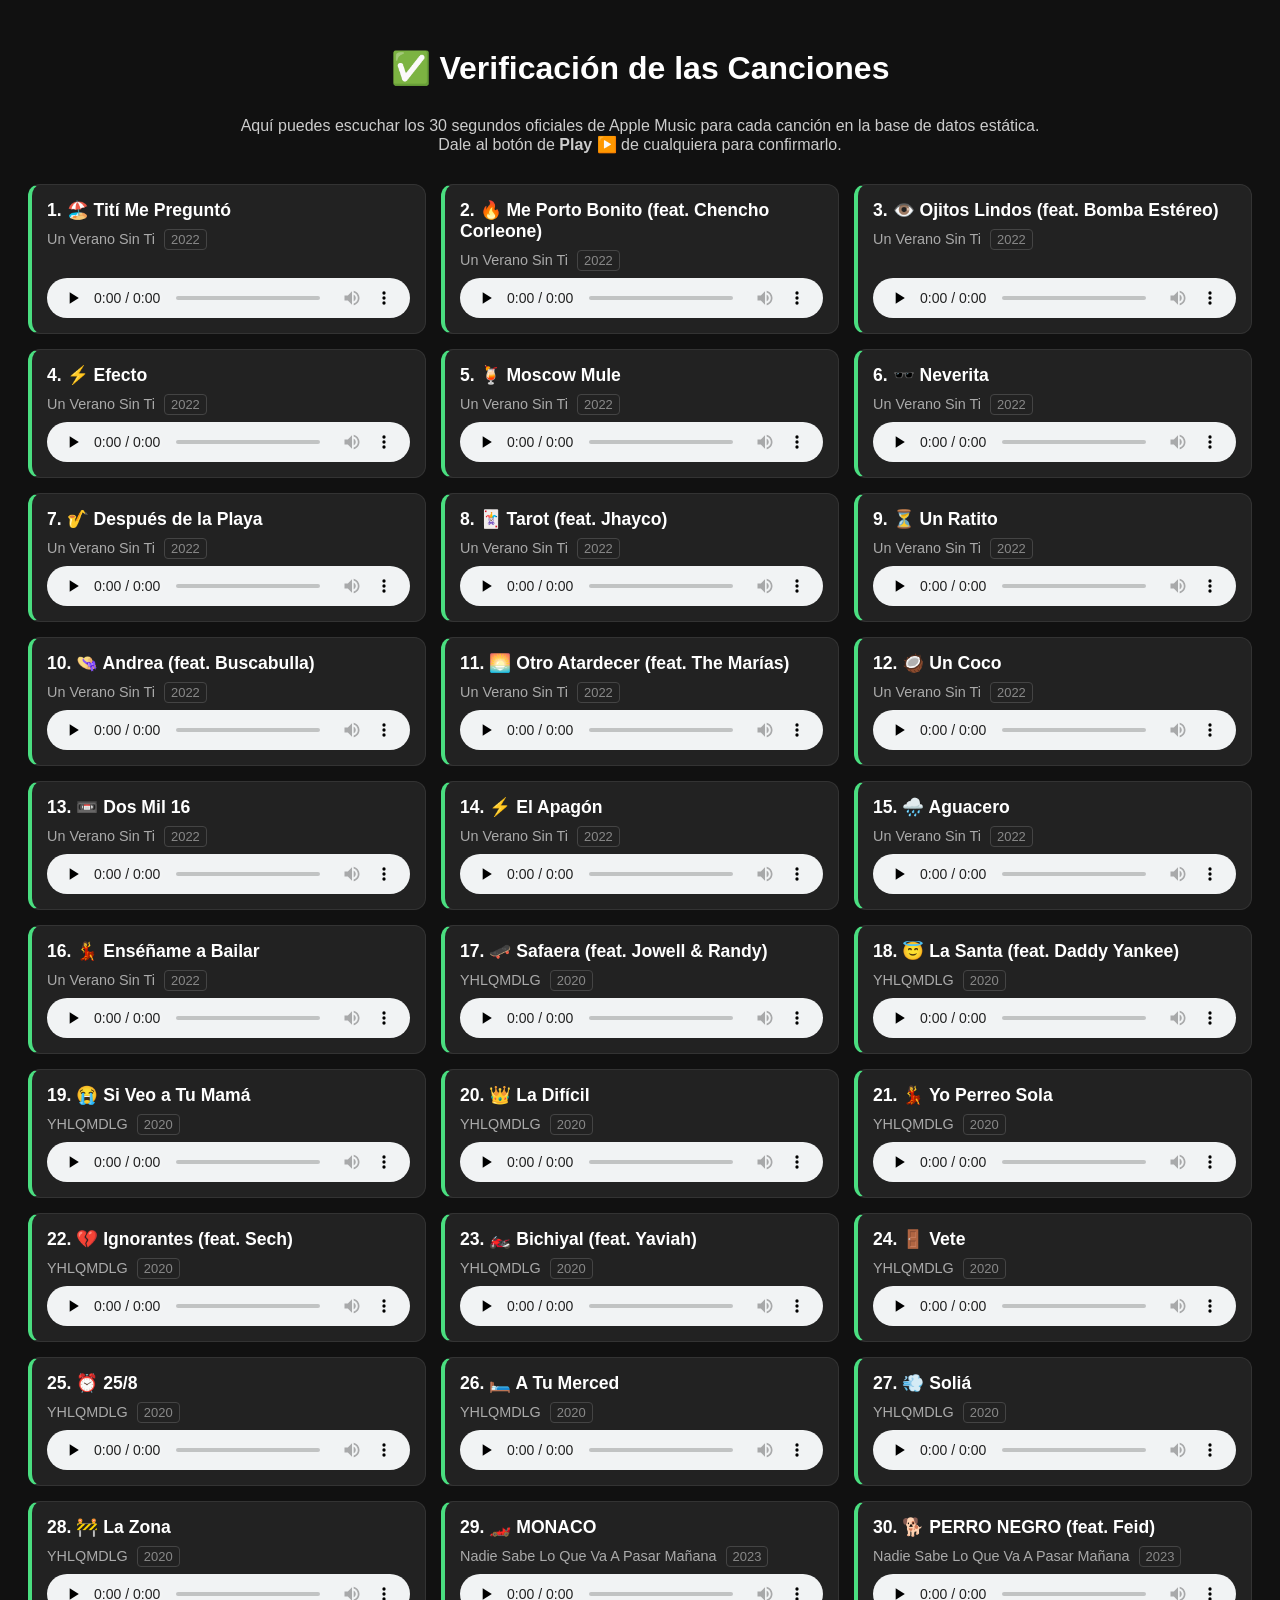
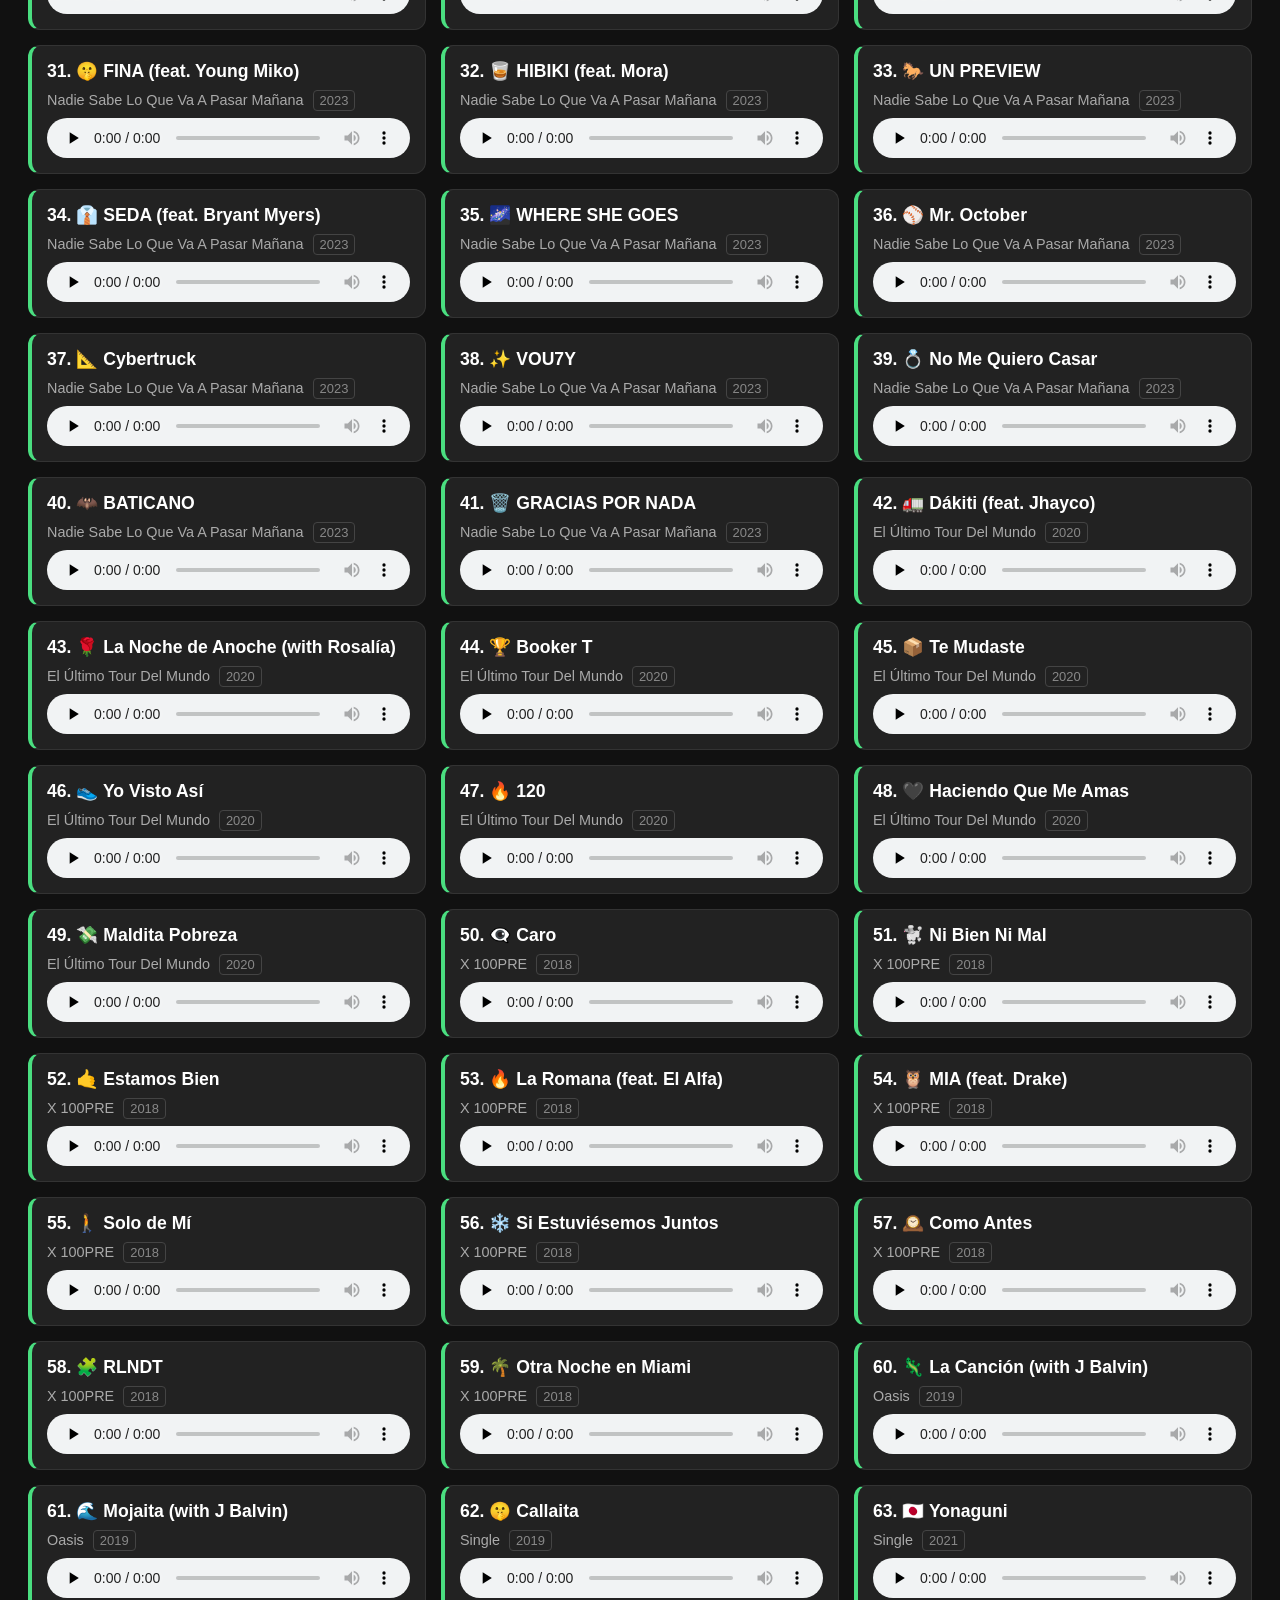
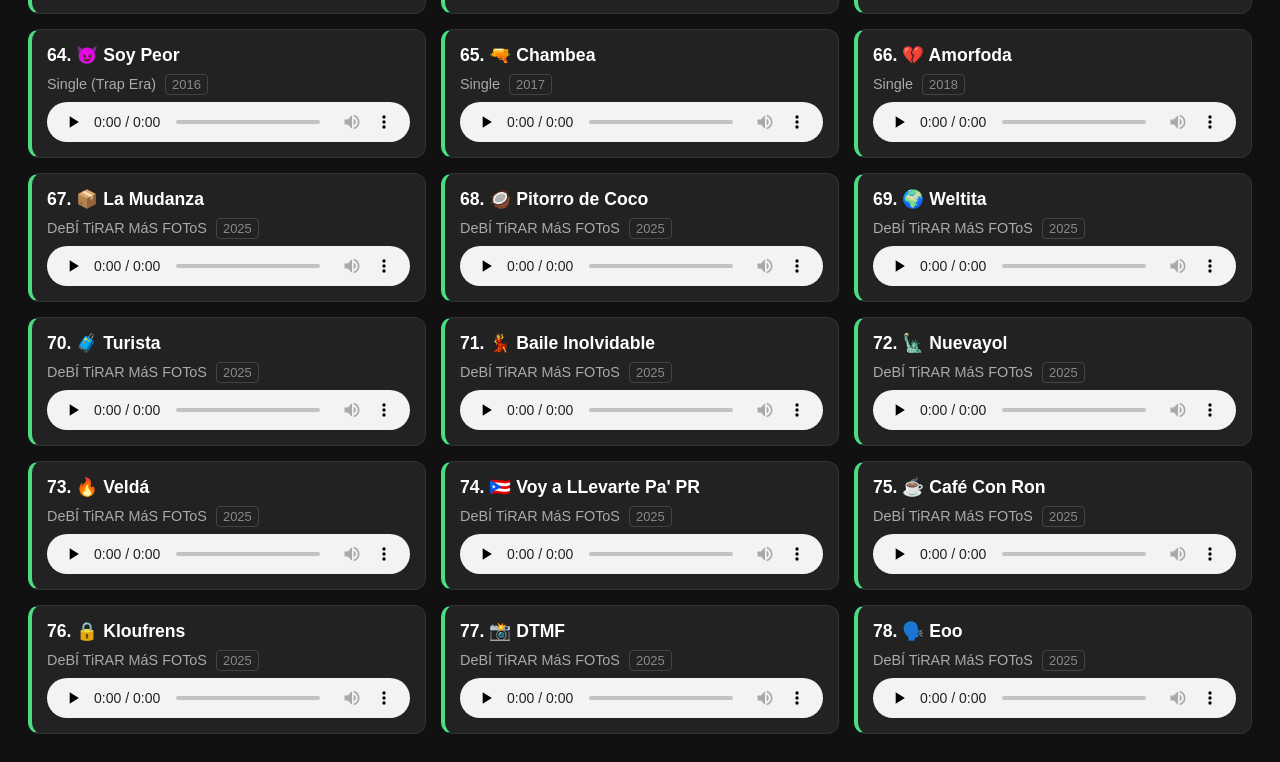
<file: verify.html>
<!DOCTYPE html>
<html lang="es">
<head>
  <meta charset="UTF-8">
  <title>Verificar Audios - La Copa Conejo</title>
  <style>
    body { font-family: 'Outfit', sans-serif; background: #111; color: white; padding: 20px; }
    h1 { text-align: center; margin-bottom: 30px; }
    .grid { display: grid; grid-template-columns: repeat(auto-fill, minmax(300px, 1fr)); gap: 15px; }
    .card { background: #222; border-radius: 12px; padding: 15px; border: 1px solid #333; display: flex; flex-direction: column; gap: 10px; }
    .title { font-weight: bold; font-size: 1.1em; }
    .album { font-size: 0.9em; color: #aaa; }
    audio { width: 100%; height: 40px; margin-top: auto; }
    .success { border-left: 4px solid #4ade80; }
    .error { border-left: 4px solid #f87171; }
  </style>
</head>
<body>
  <h1>✅ Verificación de las Canciones</h1>
  <p style="text-align:center; color:#ccc; margin-bottom:30px;">
    Aquí puedes escuchar los 30 segundos oficiales de Apple Music para cada canción en la base de datos estática.<br>
    Dale al botón de <strong>Play ▶️</strong> de cualquiera para confirmarlo.
  </p>

  <div class="grid" id="songs-container"></div>

  <script>
    const SONGS_DATABASE = [
  {
    id: "titi-me-pregunto",
    title: "Tití Me Preguntó",
    album: "Un Verano Sin Ti",
    year: 2022,
    theme: "uvst",
    emoji: "🏖️",
    previewUrl: "https://audio-ssl.itunes.apple.com/itunes-assets/AudioPreview211/v4/ee/c1/61/eec16130-2d09-e5a6-891e-21178c56436a/mzaf_507894679185476986.plus.aac.p.m4a"
  },
  {
    id: "me-porto-bonito",
    title: "Me Porto Bonito (feat. Chencho Corleone)",
    album: "Un Verano Sin Ti",
    year: 2022,
    theme: "uvst",
    emoji: "🔥",
    previewUrl: "https://audio-ssl.itunes.apple.com/itunes-assets/AudioPreview221/v4/9a/84/a2/9a84a2ea-eb19-12e2-2aaf-627fdee22545/mzaf_17649029454870883985.plus.aac.p.m4a"
  },
  {
    id: "ojitos-lindos",
    title: "Ojitos Lindos (feat. Bomba Estéreo)",
    album: "Un Verano Sin Ti",
    year: 2022,
    theme: "uvst",
    emoji: "👁️",
    previewUrl: "https://audio-ssl.itunes.apple.com/itunes-assets/AudioPreview221/v4/72/ae/81/72ae81c2-4ef3-b998-40b6-563c0609509f/mzaf_12868850384306577273.plus.aac.p.m4a"
  },
  {
    id: "efecto",
    title: "Efecto",
    album: "Un Verano Sin Ti",
    year: 2022,
    theme: "uvst",
    emoji: "⚡",
    previewUrl: "https://audio-ssl.itunes.apple.com/itunes-assets/AudioPreview211/v4/4e/ec/7b/4eec7bd9-982c-bb39-4acb-77d724502e8a/mzaf_9582878707075648609.plus.aac.p.m4a"
  },
  {
    id: "moscow-mule",
    title: "Moscow Mule",
    album: "Un Verano Sin Ti",
    year: 2022,
    theme: "uvst",
    emoji: "🍹",
    previewUrl: "https://audio-ssl.itunes.apple.com/itunes-assets/AudioPreview211/v4/9b/3a/85/9b3a85d7-3544-0a83-76cf-18dd022e143b/mzaf_2334221945359492587.plus.aac.p.m4a"
  },
  {
    id: "neverita",
    title: "Neverita",
    album: "Un Verano Sin Ti",
    year: 2022,
    theme: "uvst",
    emoji: "🕶️",
    previewUrl: "https://audio-ssl.itunes.apple.com/itunes-assets/AudioPreview211/v4/23/26/dd/2326dd0b-f117-306c-8454-be8934ffb402/mzaf_18297346266039659444.plus.aac.p.m4a"
  },
  {
    id: "despues-de-la-playa",
    title: "Después de la Playa",
    album: "Un Verano Sin Ti",
    year: 2022,
    theme: "uvst",
    emoji: "🎷",
    previewUrl: "https://audio-ssl.itunes.apple.com/itunes-assets/AudioPreview221/v4/f6/c6/a0/f6c6a092-1690-3328-907d-280a8ba6adac/mzaf_4195200870757777362.plus.aac.p.m4a"
  },
  {
    id: "tarot",
    title: "Tarot (feat. Jhayco)",
    album: "Un Verano Sin Ti",
    year: 2022,
    theme: "uvst",
    emoji: "🃏",
    previewUrl: "https://audio-ssl.itunes.apple.com/itunes-assets/AudioPreview221/v4/93/23/dd/9323ddbb-4a2c-249b-9e39-88703c567f41/mzaf_12486720115800977792.plus.aac.p.m4a"
  },
  {
    id: "un-ratito",
    title: "Un Ratito",
    album: "Un Verano Sin Ti",
    year: 2022,
    theme: "uvst",
    emoji: "⏳",
    previewUrl: "https://audio-ssl.itunes.apple.com/itunes-assets/AudioPreview211/v4/43/b5/bc/43b5bce5-570b-785a-689b-93cd9a54dc66/mzaf_15429211941515184697.plus.aac.p.m4a"
  },
  {
    id: "andrea",
    title: "Andrea (feat. Buscabulla)",
    album: "Un Verano Sin Ti",
    year: 2022,
    theme: "uvst",
    emoji: "👒",
    previewUrl: "https://audio-ssl.itunes.apple.com/itunes-assets/AudioPreview211/v4/05/a6/31/05a631fa-1b1b-34da-8142-d52aeb58eebf/mzaf_13202829663887568334.plus.aac.p.m4a"
  },
  {
    id: "otro-atardecer",
    title: "Otro Atardecer (feat. The Marías)",
    album: "Un Verano Sin Ti",
    year: 2022,
    theme: "uvst",
    emoji: "🌅",
    previewUrl: "https://audio-ssl.itunes.apple.com/itunes-assets/AudioPreview211/v4/3e/5f/85/3e5f858c-d5e2-76d2-f093-6e3e738b15af/mzaf_11064066927076408850.plus.aac.p.m4a"
  },
  {
    id: "un-coco",
    title: "Un Coco",
    album: "Un Verano Sin Ti",
    year: 2022,
    theme: "uvst",
    emoji: "🥥",
    previewUrl: "https://audio-ssl.itunes.apple.com/itunes-assets/AudioPreview221/v4/23/fe/3c/23fe3c8e-f711-f1aa-09a7-0ee6d722ce0b/mzaf_12118970714648286716.plus.aac.p.m4a"
  },
  {
    id: "dos-mil-16",
    title: "Dos Mil 16",
    album: "Un Verano Sin Ti",
    year: 2022,
    theme: "uvst",
    emoji: "📼",
    previewUrl: "https://audio-ssl.itunes.apple.com/itunes-assets/AudioPreview221/v4/2c/34/81/2c3481a8-c0a1-ce8f-760c-da9debedc7a2/mzaf_4753365874605227736.plus.aac.p.m4a"
  },
  {
    id: "el-apagon",
    title: "El Apagón",
    album: "Un Verano Sin Ti",
    year: 2022,
    theme: "uvst",
    emoji: "⚡",
    previewUrl: "https://audio-ssl.itunes.apple.com/itunes-assets/AudioPreview221/v4/88/1a/d2/881ad258-4d49-a5d0-3b35-1b318d527197/mzaf_3975222456564799946.plus.aac.p.m4a"
  },
  {
    id: "aguacero",
    title: "Aguacero",
    album: "Un Verano Sin Ti",
    year: 2022,
    theme: "uvst",
    emoji: "🌧️",
    previewUrl: "https://audio-ssl.itunes.apple.com/itunes-assets/AudioPreview221/v4/98/fa/03/98fa0366-fd41-b3ee-2307-c1a5b6f68050/mzaf_4495795716019268936.plus.aac.p.m4a"
  },
  {
    id: "ensename-a-bailar",
    title: "Enséñame a Bailar",
    album: "Un Verano Sin Ti",
    year: 2022,
    theme: "uvst",
    emoji: "💃",
    previewUrl: "https://audio-ssl.itunes.apple.com/itunes-assets/AudioPreview211/v4/d2/5c/bc/d25cbc2c-9333-e77b-116b-97aa3df37dbd/mzaf_17984155223864039749.plus.aac.p.m4a"
  },
  {
    id: "safaera",
    title: "Safaera (feat. Jowell & Randy)",
    album: "YHLQMDLG",
    year: 2020,
    theme: "yhlqmdlg",
    emoji: "🛹",
    previewUrl: "https://audio-ssl.itunes.apple.com/itunes-assets/AudioPreview221/v4/dd/ba/e3/ddbae3c9-29ea-d596-96ba-dd322272c5f6/mzaf_14005940560076990317.plus.aac.p.m4a"
  },
  {
    id: "la-santa",
    title: "La Santa (feat. Daddy Yankee)",
    album: "YHLQMDLG",
    year: 2020,
    theme: "yhlqmdlg",
    emoji: "😇",
    previewUrl: "https://audio-ssl.itunes.apple.com/itunes-assets/AudioPreview221/v4/ad/6e/c5/ad6ec577-7790-bba5-12cb-5f78c87e07f9/mzaf_4789972617466519274.plus.aac.p.m4a"
  },
  {
    id: "si-veo-a-tu-mama",
    title: "Si Veo a Tu Mamá",
    album: "YHLQMDLG",
    year: 2020,
    theme: "yhlqmdlg",
    emoji: "😭",
    previewUrl: "https://audio-ssl.itunes.apple.com/itunes-assets/AudioPreview221/v4/b3/cd/a2/b3cda27f-382a-ed21-b6b9-2d6d1d4c5bbe/mzaf_15368178672903748165.plus.aac.p.m4a"
  },
  {
    id: "la-dificil",
    title: "La Difícil",
    album: "YHLQMDLG",
    year: 2020,
    theme: "yhlqmdlg",
    emoji: "👑",
    previewUrl: "https://audio-ssl.itunes.apple.com/itunes-assets/AudioPreview221/v4/3d/bb/07/3dbb070e-7def-6973-fb9d-a2ba6e23ade2/mzaf_10872476211479128210.plus.aac.p.m4a"
  },
  {
    id: "yo-perreo-sola",
    title: "Yo Perreo Sola",
    album: "YHLQMDLG",
    year: 2020,
    theme: "yhlqmdlg",
    emoji: "💃",
    previewUrl: "https://audio-ssl.itunes.apple.com/itunes-assets/AudioPreview211/v4/dd/45/0c/dd450c77-20ac-97a8-4b6f-189de32647b5/mzaf_3088503985720431976.plus.aac.p.m4a"
  },
  {
    id: "ignorantes",
    title: "Ignorantes (feat. Sech)",
    album: "YHLQMDLG",
    year: 2020,
    theme: "yhlqmdlg",
    emoji: "💔",
    previewUrl: "https://audio-ssl.itunes.apple.com/itunes-assets/AudioPreview211/v4/e5/cd/6f/e5cd6f7a-846c-791b-6ecc-519f85fa94da/mzaf_1308995959799076230.plus.aac.p.m4a"
  },
  {
    id: "bichiyal",
    title: "Bichiyal (feat. Yaviah)",
    album: "YHLQMDLG",
    year: 2020,
    theme: "yhlqmdlg",
    emoji: "🏍️",
    previewUrl: "https://audio-ssl.itunes.apple.com/itunes-assets/AudioPreview211/v4/71/f0/fa/71f0faaa-bd26-006b-6060-6f6700bbe0fe/mzaf_1676135694668797571.plus.aac.p.m4a"
  },
  {
    id: "vete",
    title: "Vete",
    album: "YHLQMDLG",
    year: 2020,
    theme: "yhlqmdlg",
    emoji: "🚪",
    previewUrl: "https://audio-ssl.itunes.apple.com/itunes-assets/AudioPreview221/v4/9e/ed/26/9eed26a0-2242-8bb7-6232-03248ff65f38/mzaf_11531603017291507693.plus.aac.p.m4a"
  },
  {
    id: "25-8",
    title: "25/8",
    album: "YHLQMDLG",
    year: 2020,
    theme: "yhlqmdlg",
    emoji: "⏰",
    previewUrl: "https://audio-ssl.itunes.apple.com/itunes-assets/AudioPreview211/v4/9a/36/f2/9a36f259-8848-2071-4c41-4824e67a495b/mzaf_14902156511595530735.plus.aac.p.m4a"
  },
  {
    id: "a-tu-merced",
    title: "A Tu Merced",
    album: "YHLQMDLG",
    year: 2020,
    theme: "yhlqmdlg",
    emoji: "🛏️",
    previewUrl: "https://audio-ssl.itunes.apple.com/itunes-assets/AudioPreview211/v4/17/ec/ef/17eceff9-59e2-3dbc-2395-eb83903b7d03/mzaf_3226979305489942701.plus.aac.p.m4a"
  },
  {
    id: "solia",
    title: "Soliá",
    album: "YHLQMDLG",
    year: 2020,
    theme: "yhlqmdlg",
    emoji: "💨",
    previewUrl: "https://audio-ssl.itunes.apple.com/itunes-assets/AudioPreview211/v4/e9/d8/4b/e9d84bc4-48ab-cd48-4114-f72359e62d68/mzaf_6762542665764117915.plus.aac.p.m4a"
  },
  {
    id: "la-zona",
    title: "La Zona",
    album: "YHLQMDLG",
    year: 2020,
    theme: "yhlqmdlg",
    emoji: "🚧",
    previewUrl: "https://audio-ssl.itunes.apple.com/itunes-assets/AudioPreview221/v4/ab/72/1a/ab721ae7-6281-e3a7-ea65-bab65a0d20ae/mzaf_4876322880574549450.plus.aac.p.m4a"
  },
  {
    id: "monaco",
    title: "MONACO",
    album: "Nadie Sabe Lo Que Va A Pasar Mañana",
    year: 2023,
    theme: "nadiesabe",
    emoji: "🏎️",
    previewUrl: "https://audio-ssl.itunes.apple.com/itunes-assets/AudioPreview221/v4/aa/20/e1/aa20e16d-6a31-75d8-f929-b3d15402d014/mzaf_17931258878377910738.plus.aac.p.m4a"
  },
  {
    id: "perro-negro",
    title: "PERRO NEGRO (feat. Feid)",
    album: "Nadie Sabe Lo Que Va A Pasar Mañana",
    year: 2023,
    theme: "nadiesabe",
    emoji: "🐕",
    previewUrl: "https://audio-ssl.itunes.apple.com/itunes-assets/AudioPreview211/v4/7d/66/2f/7d662f25-7023-0301-f9dc-0e8ce7155a56/mzaf_11838409189562420602.plus.aac.p.m4a"
  },
  {
    id: "fina",
    title: "FINA (feat. Young Miko)",
    album: "Nadie Sabe Lo Que Va A Pasar Mañana",
    year: 2023,
    theme: "nadiesabe",
    emoji: "🤫",
    previewUrl: "https://audio-ssl.itunes.apple.com/itunes-assets/AudioPreview221/v4/92/2a/4b/922a4b90-3dde-c8e1-97f9-d610743e58f3/mzaf_2438940676305701570.plus.aac.p.m4a"
  },
  {
    id: "hibiki",
    title: "HIBIKI (feat. Mora)",
    album: "Nadie Sabe Lo Que Va A Pasar Mañana",
    year: 2023,
    theme: "nadiesabe",
    emoji: "🥃",
    previewUrl: "https://audio-ssl.itunes.apple.com/itunes-assets/AudioPreview221/v4/d4/cf/a4/d4cfa4fb-b94c-7dbc-4141-86710241f0f3/mzaf_14103554806807714088.plus.aac.p.m4a"
  },
  {
    id: "un-preview",
    title: "UN PREVIEW",
    album: "Nadie Sabe Lo Que Va A Pasar Mañana",
    year: 2023,
    theme: "nadiesabe",
    emoji: "🐎",
    previewUrl: "https://audio-ssl.itunes.apple.com/itunes-assets/AudioPreview221/v4/75/38/42/753842ef-552a-be59-4e3f-8ade625dc4bd/mzaf_13312280848277164966.plus.aac.p.m4a"
  },
  {
    id: "seda",
    title: "SEDA (feat. Bryant Myers)",
    album: "Nadie Sabe Lo Que Va A Pasar Mañana",
    year: 2023,
    theme: "nadiesabe",
    emoji: "👔",
    previewUrl: "https://audio-ssl.itunes.apple.com/itunes-assets/AudioPreview221/v4/57/8a/17/578a17d4-3ab9-b379-92ec-5fbfb1c9505c/mzaf_4863485028599427699.plus.aac.p.m4a"
  },
  {
    id: "where-she-goes",
    title: "WHERE SHE GOES",
    album: "Nadie Sabe Lo Que Va A Pasar Mañana",
    year: 2023,
    theme: "nadiesabe",
    emoji: "🌌",
    previewUrl: "https://audio-ssl.itunes.apple.com/itunes-assets/AudioPreview211/v4/ad/82/2d/ad822dea-6b44-13de-2593-7604181fde02/mzaf_13281917994889460607.plus.aac.p.m4a"
  },
  {
    id: "mr-october",
    title: "Mr. October",
    album: "Nadie Sabe Lo Que Va A Pasar Mañana",
    year: 2023,
    theme: "nadiesabe",
    emoji: "⚾",
    previewUrl: "https://audio-ssl.itunes.apple.com/itunes-assets/AudioPreview211/v4/ad/68/f3/ad68f34f-897a-0988-0c6f-b6a228e7c46f/mzaf_14312081941548417042.plus.aac.p.m4a"
  },
  {
    id: "cybertruck",
    title: "Cybertruck",
    album: "Nadie Sabe Lo Que Va A Pasar Mañana",
    year: 2023,
    theme: "nadiesabe",
    emoji: "📐",
    previewUrl: "https://audio-ssl.itunes.apple.com/itunes-assets/AudioPreview211/v4/55/21/5a/55215a1f-5347-ac64-1a73-51dd79b27784/mzaf_14136676008117607438.plus.aac.p.m4a"
  },
  {
    id: "vou7y",
    title: "VOU7Y",
    album: "Nadie Sabe Lo Que Va A Pasar Mañana",
    year: 2023,
    theme: "nadiesabe",
    emoji: "✨",
    previewUrl: "https://audio-ssl.itunes.apple.com/itunes-assets/AudioPreview221/v4/4f/9a/77/4f9a776b-23ce-877f-03e5-966de543859f/mzaf_11944417217944518372.plus.aac.p.m4a"
  },
  {
    id: "no-me-quiero-casar",
    title: "No Me Quiero Casar",
    album: "Nadie Sabe Lo Que Va A Pasar Mañana",
    year: 2023,
    theme: "nadiesabe",
    emoji: "💍",
    previewUrl: "https://audio-ssl.itunes.apple.com/itunes-assets/AudioPreview211/v4/88/09/c0/8809c0f5-7169-7219-49a6-d30edfeb448e/mzaf_4788092368644578104.plus.aac.p.m4a"
  },
  {
    id: "baticano",
    title: "BATICANO",
    album: "Nadie Sabe Lo Que Va A Pasar Mañana",
    year: 2023,
    theme: "nadiesabe",
    emoji: "🦇",
    previewUrl: "https://audio-ssl.itunes.apple.com/itunes-assets/AudioPreview221/v4/9f/19/86/9f198699-682b-bf70-c79b-abacec44a41e/mzaf_6458569164932360839.plus.aac.p.m4a"
  },
  {
    id: "gracias-por-nada",
    title: "GRACIAS POR NADA",
    album: "Nadie Sabe Lo Que Va A Pasar Mañana",
    year: 2023,
    theme: "nadiesabe",
    emoji: "🗑️",
    previewUrl: "https://audio-ssl.itunes.apple.com/itunes-assets/AudioPreview221/v4/53/2a/cf/532acfbf-bc5d-0cdb-fd0e-21c13e91bb37/mzaf_7342393327582022930.plus.aac.p.m4a"
  },
  {
    id: "dakiti",
    title: "Dákiti (feat. Jhayco)",
    album: "El Último Tour Del Mundo",
    year: 2020,
    theme: "eutdm",
    emoji: "🚛",
    previewUrl: "https://audio-ssl.itunes.apple.com/itunes-assets/AudioPreview211/v4/91/ab/b9/91abb91c-4e28-b7ae-6b76-b2257b7ee7c4/mzaf_15037794813217074157.plus.aac.p.m4a"
  },
  {
    id: "la-noche-de-anoche",
    title: "La Noche de Anoche (with Rosalía)",
    album: "El Último Tour Del Mundo",
    year: 2020,
    theme: "eutdm",
    emoji: "🌹",
    previewUrl: "https://audio-ssl.itunes.apple.com/itunes-assets/AudioPreview221/v4/e1/68/7d/e1687dbd-9fa8-6330-f8bc-9f2d539ab039/mzaf_6426845985048084789.plus.aac.p.m4a"
  },
  {
    id: "booker-t",
    title: "Booker T",
    album: "El Último Tour Del Mundo",
    year: 2020,
    theme: "eutdm",
    emoji: "🏆",
    previewUrl: "https://audio-ssl.itunes.apple.com/itunes-assets/AudioPreview221/v4/21/2b/8e/212b8eaf-b99c-e0e7-42e8-27f7fd701514/mzaf_4772784024094951049.plus.aac.p.m4a"
  },
  {
    id: "te-mudaste",
    title: "Te Mudaste",
    album: "El Último Tour Del Mundo",
    year: 2020,
    theme: "eutdm",
    emoji: "📦",
    previewUrl: "https://audio-ssl.itunes.apple.com/itunes-assets/AudioPreview211/v4/47/78/81/4778818d-1313-7dc5-3183-f4c1b8745374/mzaf_18130379589461580070.plus.aac.p.m4a"
  },
  {
    id: "yo-visto-asi",
    title: "Yo Visto Así",
    album: "El Último Tour Del Mundo",
    year: 2020,
    theme: "eutdm",
    emoji: "👟",
    previewUrl: "https://audio-ssl.itunes.apple.com/itunes-assets/AudioPreview211/v4/23/0e/60/230e6078-0550-7f1d-5b3a-83f9ba9c893c/mzaf_13043718732366245803.plus.aac.p.m4a"
  },
  {
    id: "120",
    title: "120",
    album: "El Último Tour Del Mundo",
    year: 2020,
    theme: "eutdm",
    emoji: "🔥",
    previewUrl: "https://audio-ssl.itunes.apple.com/itunes-assets/AudioPreview221/v4/2b/17/62/2b1762f2-bd7d-41c0-839c-20c964ff45de/mzaf_1155106365794524557.plus.aac.p.m4a"
  },
  {
    id: "haciendo-que-me-amas",
    title: "Haciendo Que Me Amas",
    album: "El Último Tour Del Mundo",
    year: 2020,
    theme: "eutdm",
    emoji: "🖤",
    previewUrl: "https://audio-ssl.itunes.apple.com/itunes-assets/AudioPreview221/v4/db/16/0d/db160de2-ce8c-582c-7f42-3a7bd44afd6d/mzaf_509961440627713465.plus.aac.p.m4a"
  },
  {
    id: "maldita-pobreza",
    title: "Maldita Pobreza",
    album: "El Último Tour Del Mundo",
    year: 2020,
    theme: "eutdm",
    emoji: "💸",
    previewUrl: "https://audio-ssl.itunes.apple.com/itunes-assets/AudioPreview211/v4/75/e0/39/75e039d8-f18b-92e2-5f87-fee0494eead8/mzaf_14320473857455168528.plus.aac.p.m4a"
  },
  {
    id: "caro",
    title: "Caro",
    album: "X 100PRE",
    year: 2018,
    theme: "x100pre",
    emoji: "👁️‍🗨️",
    previewUrl: "https://audio-ssl.itunes.apple.com/itunes-assets/AudioPreview211/v4/48/f3/f9/48f3f913-8611-5dae-b9f7-b7e99e9618d0/mzaf_9554157280783761668.plus.aac.p.m4a"
  },
  {
    id: "ni-bien-ni-mal",
    title: "Ni Bien Ni Mal",
    album: "X 100PRE",
    year: 2018,
    theme: "x100pre",
    emoji: "🐩",
    previewUrl: "https://audio-ssl.itunes.apple.com/itunes-assets/AudioPreview211/v4/97/a7/dc/97a7dc0b-3412-8bf9-6d3d-affa5cce0ac6/mzaf_14104158146329838429.plus.aac.p.m4a"
  },
  {
    id: "estamos-bien",
    title: "Estamos Bien",
    album: "X 100PRE",
    year: 2018,
    theme: "x100pre",
    emoji: "🤙",
    previewUrl: "https://audio-ssl.itunes.apple.com/itunes-assets/AudioPreview221/v4/fc/2b/1f/fc2b1f38-b2af-4ba6-e144-26e8442f8586/mzaf_16057425778477285662.plus.aac.p.m4a"
  },
  {
    id: "la-romana",
    title: "La Romana (feat. El Alfa)",
    album: "X 100PRE",
    year: 2018,
    theme: "x100pre",
    emoji: "🔥",
    previewUrl: "https://audio-ssl.itunes.apple.com/itunes-assets/AudioPreview211/v4/67/68/da/6768da23-2a87-1a61-3e0c-6343bbf7def2/mzaf_12566167496288218150.plus.aac.p.m4a"
  },
  {
    id: "mia",
    title: "MIA (feat. Drake)",
    album: "X 100PRE",
    year: 2018,
    theme: "x100pre",
    emoji: "🦉",
    previewUrl: "https://audio-ssl.itunes.apple.com/itunes-assets/AudioPreview221/v4/72/ad/b6/72adb69d-18a8-a7cd-4534-bba34deb9486/mzaf_14761776520883767907.plus.aac.p.m4a"
  },
  {
    id: "solo-de-mi",
    title: "Solo de Mí",
    album: "X 100PRE",
    year: 2018,
    theme: "x100pre",
    emoji: "🚶",
    previewUrl: "https://audio-ssl.itunes.apple.com/itunes-assets/AudioPreview221/v4/cb/79/62/cb7962e3-98a0-ca91-ffc7-3c374a331351/mzaf_18194306686486355534.plus.aac.p.m4a"
  },
  {
    id: "si-estuviesemos-juntos",
    title: "Si Estuviésemos Juntos",
    album: "X 100PRE",
    year: 2018,
    theme: "x100pre",
    emoji: "❄️",
    previewUrl: "https://audio-ssl.itunes.apple.com/itunes-assets/AudioPreview211/v4/79/54/b9/7954b9c3-9015-47b4-4921-edf5b5da9871/mzaf_1677484927020451272.plus.aac.p.m4a"
  },
  {
    id: "como-antes",
    title: "Como Antes",
    album: "X 100PRE",
    year: 2018,
    theme: "x100pre",
    emoji: "🕰️",
    previewUrl: "https://audio-ssl.itunes.apple.com/itunes-assets/AudioPreview221/v4/b5/a5/2f/b5a52fc3-2a27-524a-b269-daf91056ee3a/mzaf_17890468728398963214.plus.aac.p.m4a"
  },
  {
    id: "rlndt",
    title: "RLNDT",
    album: "X 100PRE",
    year: 2018,
    theme: "x100pre",
    emoji: "🧩",
    previewUrl: "https://audio-ssl.itunes.apple.com/itunes-assets/AudioPreview221/v4/c9/27/1b/c9271b94-c0e0-62b1-2db7-334be9fa892c/mzaf_15269687580062839579.plus.aac.p.m4a"
  },
  {
    id: "otra-noche-en-miami",
    title: "Otra Noche en Miami",
    album: "X 100PRE",
    year: 2018,
    theme: "x100pre",
    emoji: "🌴",
    previewUrl: "https://audio-ssl.itunes.apple.com/itunes-assets/AudioPreview211/v4/a9/bb/1a/a9bb1a7e-9b23-8d9f-9f9e-226b1df72f2a/mzaf_12214025847237217238.plus.aac.p.m4a"
  },
  {
    id: "la-cancion",
    title: "La Canción (with J Balvin)",
    album: "Oasis",
    year: 2019,
    theme: "oasis",
    emoji: "🦎",
    previewUrl: "https://audio-ssl.itunes.apple.com/itunes-assets/AudioPreview211/v4/cf/5f/ef/cf5fef49-8ab0-0d0b-f17a-d820cdca1d88/mzaf_3693019759359818051.plus.aac.p.m4a"
  },
  {
    id: "mojaita",
    title: "Mojaita (with J Balvin)",
    album: "Oasis",
    year: 2019,
    theme: "oasis",
    emoji: "🌊",
    previewUrl: "https://audio-ssl.itunes.apple.com/itunes-assets/AudioPreview221/v4/c2/42/86/c24286a3-9d6c-7056-e1f7-7707138b7538/mzaf_8709536272658992544.plus.aac.p.m4a"
  },
  {
    id: "callaita",
    title: "Callaita",
    album: "Single",
    year: 2019,
    theme: "singles",
    emoji: "🤫",
    previewUrl: "https://audio-ssl.itunes.apple.com/itunes-assets/AudioPreview221/v4/93/3e/d7/933ed72c-f24f-ad7a-e91b-8a35ccc75372/mzaf_485263337566130707.plus.aac.p.m4a"
  },
  {
    id: "yonaguni",
    title: "Yonaguni",
    album: "Single",
    year: 2021,
    theme: "singles",
    emoji: "🇯🇵",
    previewUrl: "https://audio-ssl.itunes.apple.com/itunes-assets/AudioPreview211/v4/49/b9/6b/49b96b1c-aeee-7e22-ce0a-be17bab4a864/mzaf_5470366028981689473.plus.aac.p.m4a"
  },
  {
    id: "soy-peor",
    title: "Soy Peor",
    album: "Single (Trap Era)",
    year: 2016,
    theme: "singles",
    emoji: "😈",
    previewUrl: "https://audio-ssl.itunes.apple.com/itunes-assets/AudioPreview221/v4/c2/d4/0d/c2d40d34-e407-ed99-eb58-0e2b4ecd799a/mzaf_7715703807770741123.plus.aac.p.m4a"
  },
  {
    id: "chambea",
    title: "Chambea",
    album: "Single",
    year: 2017,
    theme: "singles",
    emoji: "🔫",
    previewUrl: "https://audio-ssl.itunes.apple.com/itunes-assets/AudioPreview211/v4/fa/f1/f8/faf1f890-8c1d-a87b-9e3f-3f7a45235fbd/mzaf_11199641229246548629.plus.aac.p.m4a"
  },
  {
    id: "amorfoda",
    title: "Amorfoda",
    album: "Single",
    year: 2018,
    theme: "singles",
    emoji: "💔",
    previewUrl: "https://audio-ssl.itunes.apple.com/itunes-assets/AudioPreview221/v4/b3/68/bb/b368bb0f-5f10-f0e8-74b4-58e0a95d77fb/mzaf_14541338477590224542.plus.aac.p.m4a"
  }
,

  {
    id: "sp-mudanza", title: "La Mudanza", album: "DeBÍ TiRAR MáS FOToS", year: 2025, theme: "dtmf", emoji: "📦",
    previewUrl: "https://audio-ssl.itunes.apple.com/itunes-assets/AudioPreview221/v4/0a/97/81/0a9781e6-ed76-0a9c-74c0-9835cbddd543/mzaf_15456814033664478187.plus.aac.p.m4a"
  },
  {
    id: "sp-pitorro", title: "Pitorro de Coco", album: "DeBÍ TiRAR MáS FOToS", year: 2025, theme: "dtmf", emoji: "🥥",
    previewUrl: "https://audio-ssl.itunes.apple.com/itunes-assets/AudioPreview221/v4/44/70/0b/44700b1e-49bb-cf42-556c-9a86a2ad6d69/mzaf_9113194764678012750.plus.aac.p.m4a"
  },
  {
    id: "sp-weltita", title: "Weltita", album: "DeBÍ TiRAR MáS FOToS", year: 2025, theme: "dtmf", emoji: "🌍",
    previewUrl: "https://audio-ssl.itunes.apple.com/itunes-assets/AudioPreview211/v4/fa/38/20/fa382077-6038-507d-d043-054d8b716a2a/mzaf_9850027962155209593.plus.aac.p.m4a"
  },
  {
    id: "sp-turista", title: "Turista", album: "DeBÍ TiRAR MáS FOToS", year: 2025, theme: "dtmf", emoji: "🧳",
    previewUrl: "https://audio-ssl.itunes.apple.com/itunes-assets/AudioPreview221/v4/25/d3/06/25d306b1-5945-28fd-4929-01989d2167e8/mzaf_5509319358451232894.plus.aac.p.m4a"
  },
  {
    id: "sp-baile", title: "Baile Inolvidable", album: "DeBÍ TiRAR MáS FOToS", year: 2025, theme: "dtmf", emoji: "💃",
    previewUrl: "https://audio-ssl.itunes.apple.com/itunes-assets/AudioPreview211/v4/3a/ea/38/3aea38e3-106b-db96-7beb-5d2bc02bdf70/mzaf_17568275540135957611.plus.aac.p.m4a"
  },
  {
    id: "sp-nuevayol", title: "Nuevayol", album: "DeBÍ TiRAR MáS FOToS", year: 2025, theme: "dtmf", emoji: "🗽",
    previewUrl: "https://audio-ssl.itunes.apple.com/itunes-assets/AudioPreview221/v4/2e/97/55/2e97555a-1ed3-9e07-de57-07e1213186c9/mzaf_7594924455925081680.plus.aac.p.m4a"
  },
  {
    id: "sp-velda", title: "Veldá", album: "DeBÍ TiRAR MáS FOToS", year: 2025, theme: "dtmf", emoji: "🔥",
    previewUrl: "https://audio-ssl.itunes.apple.com/itunes-assets/AudioPreview221/v4/5d/12/88/5d128874-630c-6a49-8338-1b0b5d927e6a/mzaf_5594290469332929228.plus.aac.p.m4a"
  },
  {
    id: "sp-voy", title: "Voy a LLevarte Pa' PR", album: "DeBÍ TiRAR MáS FOToS", year: 2025, theme: "dtmf", emoji: "🇵🇷",
    previewUrl: "https://audio-ssl.itunes.apple.com/itunes-assets/AudioPreview211/v4/04/a3/b6/04a3b623-a232-494a-2edf-80fb0b2eb426/mzaf_4844324965502281486.plus.aac.p.m4a"
  },
  {
    id: "sp-cafe", title: "Café Con Ron", album: "DeBÍ TiRAR MáS FOToS", year: 2025, theme: "dtmf", emoji: "☕",
    previewUrl: "https://audio-ssl.itunes.apple.com/itunes-assets/AudioPreview211/v4/57/38/8f/57388fad-59e3-e11f-4147-500341594b86/mzaf_6984117293309341445.plus.aac.p.m4a"
  },
  {
    id: "sp-kloufrens", title: "Kloufrens", album: "DeBÍ TiRAR MáS FOToS", year: 2025, theme: "dtmf", emoji: "🔒",
    previewUrl: "https://audio-ssl.itunes.apple.com/itunes-assets/AudioPreview211/v4/15/7f/0e/157f0e07-bf0c-9b20-a280-934068e7e194/mzaf_17726143982854325993.plus.aac.p.m4a"
  },
  {
    id: "sp-dtmf", title: "DTMF", album: "DeBÍ TiRAR MáS FOToS", year: 2025, theme: "dtmf", emoji: "📸",
    previewUrl: "https://audio-ssl.itunes.apple.com/itunes-assets/AudioPreview221/v4/d9/ea/9c/d9ea9c1c-4b31-c448-0882-f9bae822e1fd/mzaf_3206041669449949150.plus.aac.p.m4a"
  },
  {
    id: "sp-eoo", title: "Eoo", album: "DeBÍ TiRAR MáS FOToS", year: 2025, theme: "dtmf", emoji: "🗣️",
    previewUrl: "https://audio-ssl.itunes.apple.com/itunes-assets/AudioPreview221/v4/bb/b7/ad/bbb7adc0-e19a-de2c-f5fa-7aa7597c018f/mzaf_3830528517982749933.plus.aac.p.m4a"
  }

];

    const container = document.getElementById('songs-container');
    
    SONGS_DATABASE.forEach((song, idx) => {
      const card = document.createElement('div');
      card.className = 'card ' + (song.previewUrl ? 'success' : 'error');
      
      card.innerHTML = `
        <div class="title">${idx + 1}. ${song.emoji} ${song.title}</div>
        <div class="album">${song.album} <span style="color: #888; font-size: 0.9em; border: 1px solid #444; padding: 2px 6px; border-radius: 4px; margin-left: 5px;">${song.year}</span></div>
        <audio controls preload="none">
          <source src="${song.previewUrl}" type="audio/mp4">
          Tu navegador no soporta el elemento de audio.
        </audio>
      `;
      
      container.appendChild(card);
    });
  </script>
</body>
</html>
</file>
